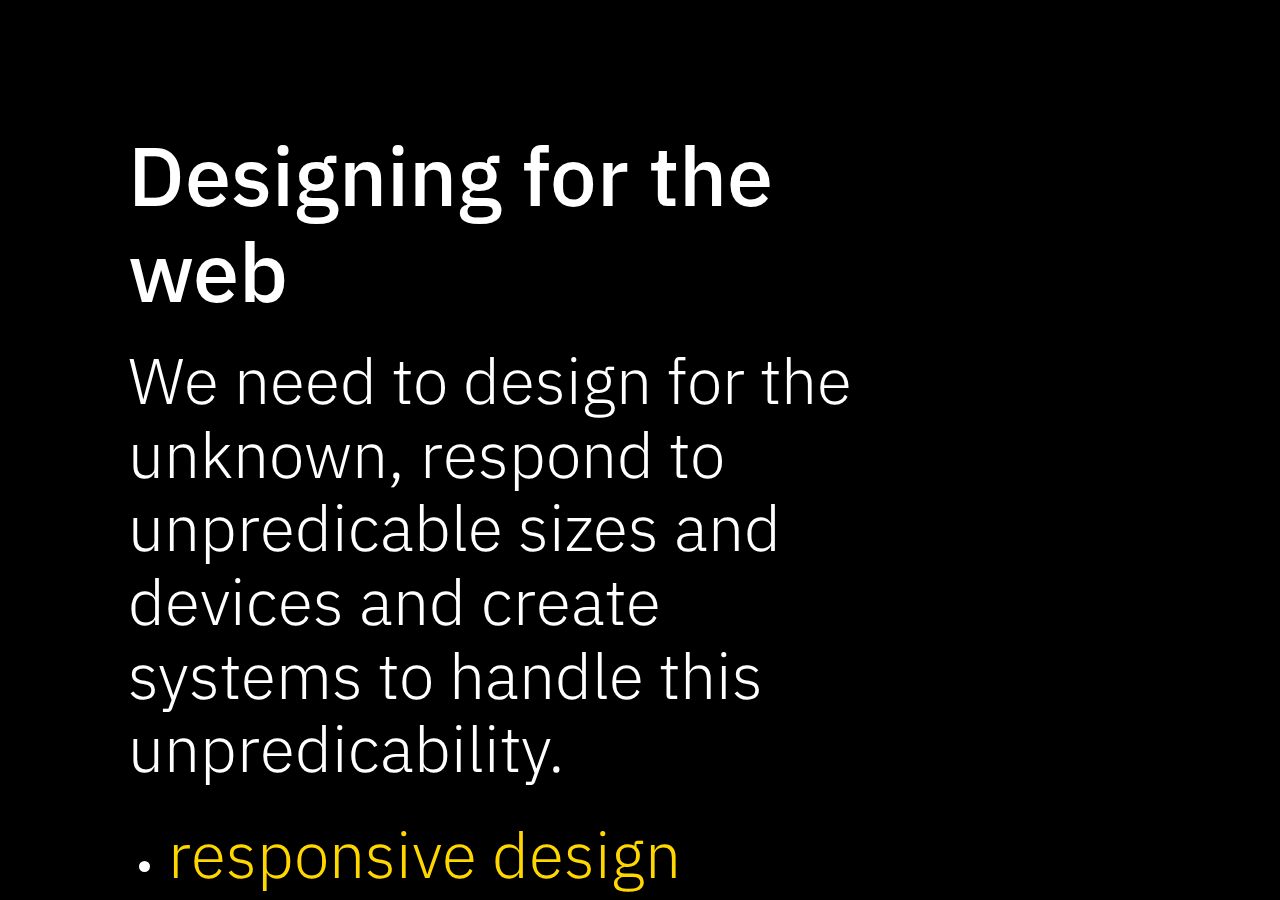
<file: index.html>
<!DOCTYPE html>
<html lang="en">
  <head>
    <meta charset="UTF-8" />
    <meta http-equiv="X-UA-Compatible" content="IE=edge" />
    <meta name="viewport" content="width=device-width, initial-scale=1.0" />
    <link rel="preconnect" href="https://fonts.googleapis.com" />
    <link rel="preconnect" href="https://fonts.gstatic.com" crossorigin />
    <link
      href="https://fonts.googleapis.com/css2?family=IBM+Plex+Sans:wght@300;500&display=swap"
      rel="stylesheet"
    />
    <link href="normalise.css" rel="stylesheet" />
    <link href="styles.css" rel="stylesheet" />
    <title>Designing for the web</title>
  </head>
  <body>
    <main>
      <section class="dark">
        <h1 class="large">
          <strong>Designing for the web</strong>
        </h1>
        <h2>
          We need to design for the unknown, respond to unpredicable sizes and
          devices and create systems to handle this unpredicability.
        </h2>
        <ul class="home-list">
          <li>
            <a href="./responsive-design/"> <h2>responsive design</h2></a>
          </li>
          <li>
            <a href="./paper-prototyping/"> <h2>paper prototyping</h2></a>
          </li>
          <li>
            <a href="./using-figma/"> <h2>using Figma</h2></a>
          </li>
        </ul>
      </section>
    </main>
  </body>
</html>
</file>
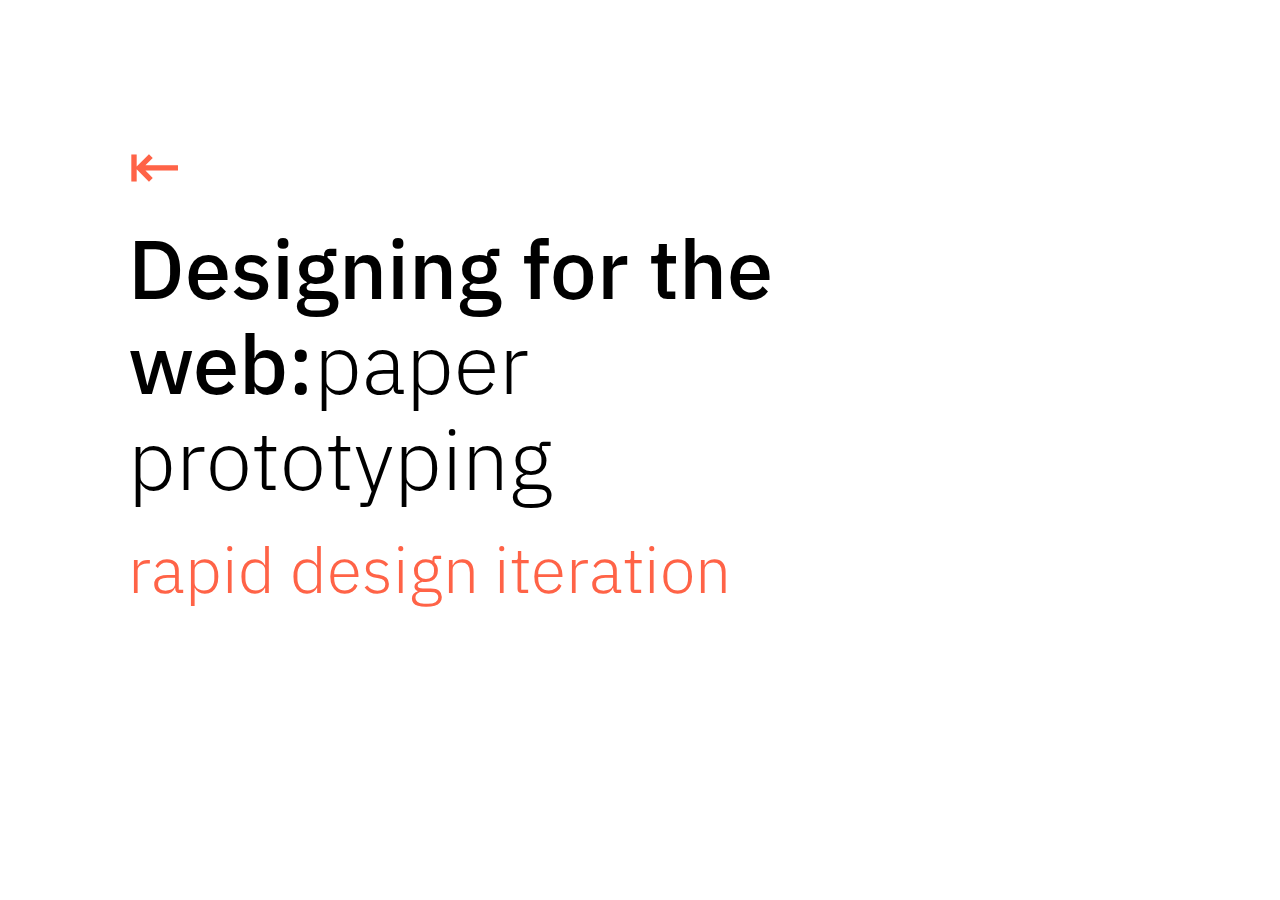
<file: paper-prototyping/index.html>
<!DOCTYPE html>
<html lang="en">
  <head>
    <meta charset="UTF-8" />
    <meta http-equiv="X-UA-Compatible" content="IE=edge" />
    <meta name="viewport" content="width=device-width, initial-scale=1.0" />
    <link rel="preconnect" href="https://fonts.googleapis.com" />
    <link rel="preconnect" href="https://fonts.gstatic.com" crossorigin />
    <link
      href="https://fonts.googleapis.com/css2?family=IBM+Plex+Sans:wght@300;500&display=swap"
      rel="stylesheet"
    />
    <link href="../normalise.css" rel="stylesheet" />
    <link href="../styles.css" rel="stylesheet" />
    <title>Designing for the web: paper prototyping</title>
  </head>
  <body>
    <main>
      <section class="light">
        <h2 class="home-link"><a href="../">⇤</a></h2>
        <h1 class="large">
          <strong>Designing for the web:</strong>paper prototyping
        </h1>
        <h2 class="secondary">rapid design iteration</h2>
      </section>
      <section class="dark">
        <h2>
          Prototypes start with simple paper wireframes and can move on to
          dynamic digital demonstrations.
        </h2>
      </section>
      <section class="light">
        <h2>
          Start with pen and paper - its quicker to sketch out your idea. Do not
          use a computer to begin with, it will make you focus on function
          rather than finish.
        </h2>
      </section>
      <section class="dark">
        <h2>A few useful steps to start:</h2>
        <ul>
          <li><h3>schematics</h3></li>
          <li><h3>wireframes</h3></li>
          <li><h3>paper prototypes</h3></li>
        </ul>
      </section>
      <section class="secondary-light">
        <h2 class="large"><strong>Schematic</strong></h2>
      </section>
      <section class="light">
        <h2>
          A schematic is a basic layout of the whole site or app and how it fits
          together. Avoid detail here.
        </h2>
      </section>
      <section class="dark">
        <h2>
          Even though your site is a single-page website a schematic will help
          you understand sections and the flow through the page.
        </h2>
      </section>
      <section class="light">
        <img class="portrait" src="images/schematic.jpg" />
        <p>
          On a multi-page website a schematic would show how pages link
          together, on a single page website the schematic shows sections and
          actions.
        </p>
      </section>
      <section class="secondary-light">
        <h2 class="large"><strong>Wireframe</strong></h2>
      </section>
      <section class="light">
        <h2>Wireframes show the layout of a single screen or page.</h2>
      </section>
      <section class="dark">
        <h2>
          Simplicity is key. No colour. No images (use a box with a cross
          through it). No complicated fonts (stick to a simple sans serif).
        </h2>
      </section>
      <section class="light">
        <img class="landscape" src="images/wireframe.jpg" />
        <p>Simple sketched wireframes iterating over a design</p>
      </section>

      <section class="secondary-light">
        <h2 class="large"><strong>Paper prototype</strong></h2>
      </section>
      <section class="dark">
        <h2>
          User Interface (UI) and User Experience (UX) are important things to
          explore. They closely affect each other.
        </h2>
      </section>
      <section class="light">
        <h2>
          You can rapidly iterate UI/UX with paper prototyping before moving to
          digital. Try recreating examples you find online.
        </h2>
      </section>
      <section class="dark">
        <div class="video">
          <div>
            <iframe
              width="560"
              height="315"
              src="https://www.youtube.com/embed/pVIiXI64RtA?controls=1"
              title="YouTube video player"
              frameborder="0"
              allow="accelerometer; autoplay; clipboard-write; encrypted-media; gyroscope; picture-in-picture"
              allowfullscreen
            ></iframe>
          </div>
        </div>
        <p>
          A simple paper recreation of
          <a href="https://www.theguardian.com/" target="_blank"
            >The Guardian web/app</a
          >
          menu.
        </p>
      </section>
      <section class="light">
        <div class="video">
          <div>
            <iframe
              width="560"
              height="315"
              src="https://www.youtube.com/embed/8ThgDDz20LM?controls=1"
              title="YouTube video player"
              frameborder="0"
              allow="accelerometer; autoplay; clipboard-write; encrypted-media; gyroscope; picture-in-picture"
              allowfullscreen
            ></iframe>
          </div>
        </div>
        <p>A diagonal sliding overlay</p>
      </section>
      <section class="dark">
        <h2>
          By cutting frames on a piece of paper for mobile / desktop / tablet
          etc you can easily test ideas in context.
        </h2>
      </section>
      <section class="light">
        <div class="video">
          <div>
            <iframe
              width="560"
              height="315"
              src="https://www.youtube.com/embed/ctm40cYKhSs?controls=1"
              title="YouTube video player"
              frameborder="0"
              allow="accelerometer; autoplay; clipboard-write; encrypted-media; gyroscope; picture-in-picture"
              allowfullscreen
            ></iframe>
          </div>
        </div>
        <p>
          Scolling wireframe of the
          <a href="https://2021.rca.ac.uk" target="_blank"
            >RCA 2021 degree show homepage</a
          >
        </p>
      </section>

      <section class="dark">
        <h2>
          <a href="../using-figma/">
            <h2>
              Now we have created a paper prototype lets use a tool to create a
              digital version ⇢
            </h2></a
          >
        </h2>
      </section>
    </main>
  </body>
</html>
<!-- https://youtu.be/ctm40cYKhSs -->
</file>
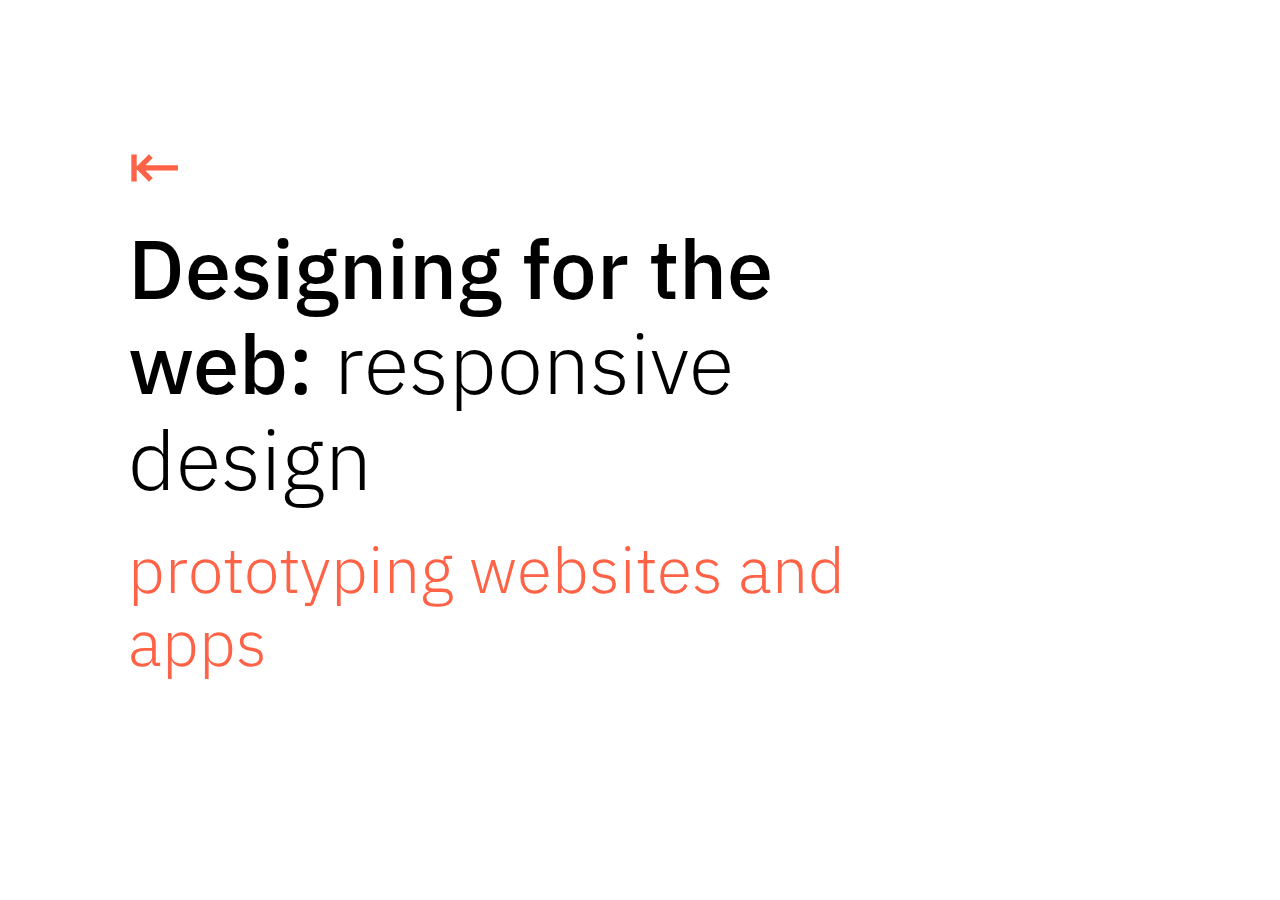
<file: responsive-design/index.html>
<!DOCTYPE html>
<html lang="en">
  <head>
    <meta charset="UTF-8" />
    <meta http-equiv="X-UA-Compatible" content="IE=edge" />
    <meta name="viewport" content="width=device-width, initial-scale=1.0" />
    <link rel="preconnect" href="https://fonts.googleapis.com" />
    <link rel="preconnect" href="https://fonts.gstatic.com" crossorigin />
    <link
      href="https://fonts.googleapis.com/css2?family=IBM+Plex+Sans:wght@300;500&display=swap"
      rel="stylesheet"
    />
    <link href="../normalise.css" rel="stylesheet" />
    <link href="../styles.css" rel="stylesheet" />
    <title>Designing for the web: responsive design</title>
  </head>
  <body>
    <main>
      <section class="light">
        <h2 class="home-link"><a href="../">⇤</a></h2>
        <h1 class="large">
          <strong>Designing for the web:</strong> responsive design
        </h1>
        <h2 class="secondary">prototyping websites and apps</h2>
      </section>
      <section class="dark">
        <h2>
          <strong>Responsive</strong> design involves creating
          <strong>prototypes</strong> for the different
          <strong>devices</strong> and sizes you expect your
          <strong>audience</strong> to use.
        </h2>
      </section>
      <section class="light">
        <h2>
          The aim is to <strong>demonstrate</strong> and test the
          <strong>design</strong> and <strong>functionality</strong> of your
          website or app.
        </h2>
      </section>
      <section class="secondary-light">
        <h2 class="large"><strong>What is responsive design?</strong></h2>
      </section>
      <section class="light">
        <h2>
          Apps and websites exist on the users device. This is a situation
          outside of the designers control.
        </h2>
      </section>
      <section class="dark">
        <h2>
          This means you need to prototype for likely situations. This normally
          means at least <strong>mobile</strong> and
          <strong>desktop</strong> widths.
        </h2>
      </section>
      <section class="light">
        <h2>
          A web page can be viewed on a huge array of physical devices, from
          small mobile phones to high resolution desktops.
        </h2>
      </section>
      <section class="dark">
        <h2>
          The browser can be resized into almost any shape, mobile phones can be
          rotated and each phone model is different.
        </h2>
      </section>
      <section class="light">
        <h2>
          Your design needs to <strong>respond</strong> to these changes. Hence
          the term <strong>responsive</strong> design.
        </h2>
      </section>
      <section class="secondary-light">
        <h2 class="large">
          <strong>How do i demonstrate responsive design</strong>
        </h2>
      </section>
      <section class="dark">
        <h2>
          You want your site to work on any device. Practicality means you
          choose a number of likely options.
        </h2>
      </section>
      <section class="light">
        <h2>
          Many prototyping tools allow you to choose from many preset device
          resolutions. So choose a few and consider why these are important for
          your project.
        </h2>
      </section>
      <section class="dark">
        <h2>
          The minimum prototypes for a website should be
          <strong>desktop</strong> and <strong>mobile</strong>, you could do
          more if you want to explore further.
        </h2>
      </section>
      <section class="light">
        <h2>
          <a href="../paper-prototyping/">
            <h2>lets look at paper prototyping to take this further ⇢</h2></a
          >
        </h2>
      </section>
    </main>
  </body>
</html>
</file>
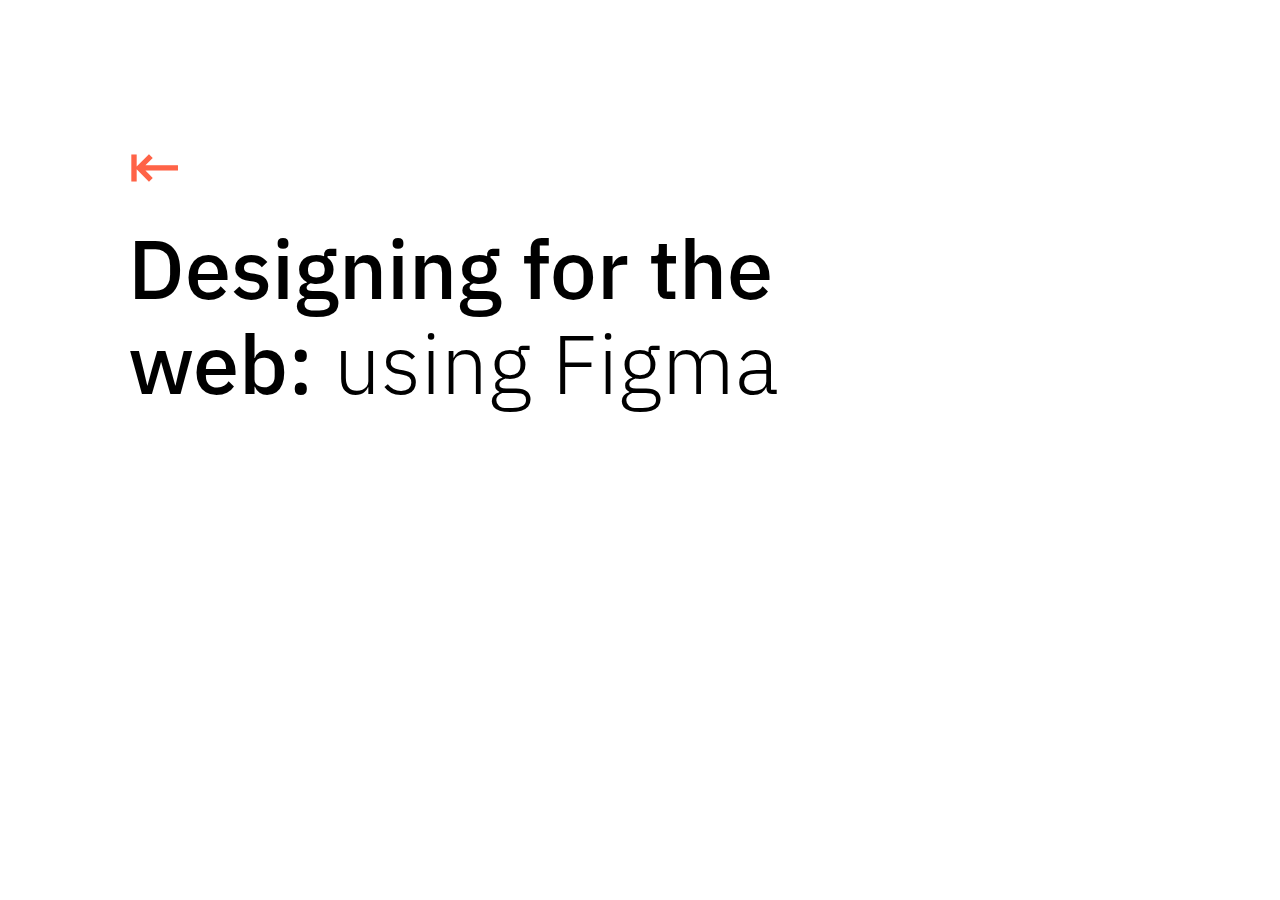
<file: using-figma/index.html>
<!DOCTYPE html>
<html lang="en">
  <head>
    <meta charset="UTF-8" />
    <meta http-equiv="X-UA-Compatible" content="IE=edge" />
    <meta name="viewport" content="width=device-width, initial-scale=1.0" />
    <link rel="preconnect" href="https://fonts.googleapis.com" />
    <link rel="preconnect" href="https://fonts.gstatic.com" crossorigin />
    <link
      href="https://fonts.googleapis.com/css2?family=IBM+Plex+Sans:wght@300;500&display=swap"
      rel="stylesheet"
    />
    <link href="../normalise.css" rel="stylesheet" />
    <link href="../styles.css" rel="stylesheet" />
    <title>Designing for the web: using Figma</title>
  </head>
  <body>
    <main>
      <section class="light">
        <h2 class="home-link"><a href="../">⇤</a></h2>
        <h1 class="large">
          <strong>Designing for the web:</strong> using Figma
        </h1>
      </section>
      <section class="dark">
        <a href="https://help.figma.com/hc/en-us" target="_blank">
          <img class="landscape" src="images/figma1.svg"
        /></a>
        <h2>
          Getting started with Figma:
          <a href="https://help.figma.com/hc/en-us" target="_blank"
            >Figma has excellent help pages</a
          >, but it can be hard to see where to start.
        </h2>
      </section>
      <section class="light">
        <a
          href="https://help.figma.com/hc/en-us/categories/360002051613-Get-started"
          target="_blank"
          ><img class="landscape" src="images/figma2.svg"
        /></a>
        <h2>
          The
          <a
            href="https://help.figma.com/hc/en-us/categories/360002051613-Get-started"
            target="_blank"
          >
            "Welcome to Figma" page</a
          >
          is a good place to start your journey.
        </h2>
      </section>
      <section class="dark">
        <a
          href="https://help.figma.com/hc/en-us/sections/4405269443991-Figma-for-Beginners-tutorial-4-parts-"
          target="_blank"
          ><img class="landscape" src="images/figma3.svg"
        /></a>
        <h2>
          The
          <a
            href="https://help.figma.com/hc/en-us/sections/4405269443991-Figma-for-Beginners-tutorial-4-parts-"
            target="_blank"
          >
            Figma for beginners</a
          >
          is a set of video (and written) tutorials that will really get you
          going. These are really short, but will tell you all the basics.
        </h2>
      </section>
      <section class="secondary-light">
        <h2>
          <strong>Share your prototypes:</strong>
          Figma makes it very easy to share your prototypes. Its really
          important however to make sure that others have access. Test in a
          browser that you are not logged into to verify that the link works. Or
          use Incognito Mode / Private Mode to check.
        </h2>
      </section>
      <section class="light">
        <img
          class="wide"
          src="images/share.gif"
          alt="animation showing Figma prototype sharing process"
        />
        <h3>
          <a
            href="https://help.figma.com/hc/en-us/articles/360040531773-Share-files-and-prototypes"
            target="_blank"
            >help on sharing prototypes</a
          >
        </h3>
      </section>
      <section class="dark">
        <a
          href="https://artslondon.padlet.org/alistairmcclymont/learning-figma-and-sharing-prototypes-7pj34k7cmg5m6813"
          target="_blank"
          ><img class="landscape" src="images/padlet.jpg"
        /></a>
        <h2>
          <a
            href="https://artslondon.padlet.org/alistairmcclymont/learning-figma-and-sharing-prototypes-7pj34k7cmg5m6813"
            target="_blank"
            >A padlet with helpful links to take this further</a
          >
        </h2>
      </section>
      <section class="light">
        <h2>
          <a href="../">⇤ back to the menu</a>
        </h2>
      </section>
    </main>
  </body>
</html>
<!-- https://youtu.be/ctm40cYKhSs -->
</file>
<file: styles.css>
:root {
  --light-colour: black;
  --dark-colour: white;
  --secondary-light: tomato;
  --secondary-dark: gold;
  --light-bg: white;
  --dark-bg: black;
  --heading-size: 4rem;
  --heading-size-mobile: 2.6rem;
  --heading-size-tablet: 4rem;
  --font-size: 2rem;
  --font-size-mobile: 1.4rem;
  --font-size-tablet: 1.8rem;

  --large-mobile-size: 35em;
  --tablet-size: 48em;
  --desktop-size: 60em;
  --widescreen-size: 75em;
}
html,
body,
main {
  height: 100%;
  width: 100%;
  margin: 0;
  margin: 0;
  padding: 0;

  overflow-y: scroll;
  scroll-snap-type: y mandatory;
}
body {
  font-family: "IBM Plex Sans", sans-serif;
  font-size: var(--font-size-mobile);
  font-weight: 300;
  background-color: var(--dark-bg);
}
a {
  text-decoration: dashed;
}

a:hover {
  color: var(--secondary-light);
}
strong {
  font-weight: 500;
}
h1,
h2,
h3 {
  font-weight: 300;
}
.large {
  font-size: calc(var(--heading-size-mobile) * 1.2);
}

h1,
h2,
h3 {
  font-size: var(--heading-size-mobile);
  margin: 0 0 0.3em 0;
}
.light a {
  color: var(--light-colour);
}
.dark a {
  color: var(--dark-colour);
}
section {
  width: 100vw;
  /* height: 100%; */
  min-height: 100%;
  box-sizing: border-box;
  overflow-x: hidden;
  overflow-y: hidden;
  padding: 10vw;
  scroll-snap-align: start;
}
.video {
  position: relative;
  padding-top: 56.25%;
}
.video > div {
  position: absolute;
  top: 0;
  left: 0;
  width: 100%;
  height: 100%;
}
iframe {
  width: 100%;
  height: 100%;
}
img {
  max-width: 100%;
  height: auto;
}
.landscape {
  max-width: 100%;
  height: auto;
}
.portrait {
  max-width: 100%;
  height: auto;
}
.wide {
  width: 100%;
}

.light {
  background-color: var(--light-bg);
  color: var(--light-colour);

  a {
    color: var(--secondary-light);
  }
  a:hover {
    color: var(--secondary-dark);
  }
}
.dark {
  background-color: var(--dark-bg);
  color: var(--dark-colour);

  a {
    color: var(--secondary-dark);
  }

  a:hover {
    color: var(--secondary-light);
  }
}
.secondary-light {
  background-color: var(--secondary-light);
  color: var(--light-colour);
}

.light .secondary {
  color: var(--secondary-light);
}
.dark .secondary {
  color: var(--secondary-dark);
}

img {
  max-width: 100%;
  height: auto;
}

@media screen and (min-width: 35em) {
  body {
    font-size: var(--font-size-tablet);
  }
  .large {
    font-size: calc(var(--heading-size-tablet) * 1.1);
  }
  h1,
  h2,
  h3 {
    font-size: var(--heading-size-tablet);
  }
}

@media screen and (min-width: 48em) {
  body {
    font-size: var(--font-size);
  }
  .large {
    font-size: calc(var(--heading-size) * 1);
    /* max-width: 66.66%; */
  }
  h1,
  h2,
  h3 {
    font-size: var(--heading-size);
    /* max-width: 66.66%; */
  }
}

@media screen and (min-width: 75em) {
  body {
    font-size: var(--font-size);
  }
  .large {
    font-size: calc(var(--heading-size) * 1.3);
    max-width: 75%;
  }
  h1,
  h2,
  h3 {
    font-size: var(--heading-size);
    max-width: 75%;
  }
  p {
    max-width: 75%;
  }
}

/* .home-list {
  list-style-type: none;
} */
</file>
<file: normalise.css>
/*! normalize.css v8.0.1 | MIT License | github.com/necolas/normalize.css */

/* Document
   ========================================================================== */

/**
 * 1. Correct the line height in all browsers.
 * 2. Prevent adjustments of font size after orientation changes in iOS.
 */

html {
  line-height: 1.15; /* 1 */
  -webkit-text-size-adjust: 100%; /* 2 */
}

/* Sections
     ========================================================================== */

/**
   * Remove the margin in all browsers.
   */

body {
  margin: 0;
}

/**
   * Render the `main` element consistently in IE.
   */

main {
  display: block;
}

/**
   * Correct the font size and margin on `h1` elements within `section` and
   * `article` contexts in Chrome, Firefox, and Safari.
   */

h1 {
  font-size: 2em;
  margin: 0.67em 0;
}

/* Grouping content
     ========================================================================== */

/**
   * 1. Add the correct box sizing in Firefox.
   * 2. Show the overflow in Edge and IE.
   */

hr {
  box-sizing: content-box; /* 1 */
  height: 0; /* 1 */
  overflow: visible; /* 2 */
}

/**
   * 1. Correct the inheritance and scaling of font size in all browsers.
   * 2. Correct the odd `em` font sizing in all browsers.
   */

pre {
  font-family: monospace, monospace; /* 1 */
  font-size: 1em; /* 2 */
}

/* Text-level semantics
     ========================================================================== */

/**
   * Remove the gray background on active links in IE 10.
   */

a {
  background-color: transparent;
}

/**
   * 1. Remove the bottom border in Chrome 57-
   * 2. Add the correct text decoration in Chrome, Edge, IE, Opera, and Safari.
   */

abbr[title] {
  border-bottom: none; /* 1 */
  text-decoration: underline; /* 2 */
  text-decoration: underline dotted; /* 2 */
}

/**
   * Add the correct font weight in Chrome, Edge, and Safari.
   */

b,
strong {
  font-weight: bolder;
}

/**
   * 1. Correct the inheritance and scaling of font size in all browsers.
   * 2. Correct the odd `em` font sizing in all browsers.
   */

code,
kbd,
samp {
  font-family: monospace, monospace; /* 1 */
  font-size: 1em; /* 2 */
}

/**
   * Add the correct font size in all browsers.
   */

small {
  font-size: 80%;
}

/**
   * Prevent `sub` and `sup` elements from affecting the line height in
   * all browsers.
   */

sub,
sup {
  font-size: 75%;
  line-height: 0;
  position: relative;
  vertical-align: baseline;
}

sub {
  bottom: -0.25em;
}

sup {
  top: -0.5em;
}

/* Embedded content
     ========================================================================== */

/**
   * Remove the border on images inside links in IE 10.
   */

img {
  border-style: none;
}

/* Forms
     ========================================================================== */

/**
   * 1. Change the font styles in all browsers.
   * 2. Remove the margin in Firefox and Safari.
   */

button,
input,
optgroup,
select,
textarea {
  font-family: inherit; /* 1 */
  font-size: 100%; /* 1 */
  line-height: 1.15; /* 1 */
  margin: 0; /* 2 */
}

/**
   * Show the overflow in IE.
   * 1. Show the overflow in Edge.
   */

button,
input {
  /* 1 */
  overflow: visible;
}

/**
   * Remove the inheritance of text transform in Edge, Firefox, and IE.
   * 1. Remove the inheritance of text transform in Firefox.
   */

button,
select {
  /* 1 */
  text-transform: none;
}

/**
   * Correct the inability to style clickable types in iOS and Safari.
   */

button,
[type="button"],
[type="reset"],
[type="submit"] {
  -webkit-appearance: button;
}

/**
   * Remove the inner border and padding in Firefox.
   */

button::-moz-focus-inner,
[type="button"]::-moz-focus-inner,
[type="reset"]::-moz-focus-inner,
[type="submit"]::-moz-focus-inner {
  border-style: none;
  padding: 0;
}

/**
   * Restore the focus styles unset by the previous rule.
   */

button:-moz-focusring,
[type="button"]:-moz-focusring,
[type="reset"]:-moz-focusring,
[type="submit"]:-moz-focusring {
  outline: 1px dotted ButtonText;
}

/**
   * Correct the padding in Firefox.
   */

fieldset {
  padding: 0.35em 0.75em 0.625em;
}

/**
   * 1. Correct the text wrapping in Edge and IE.
   * 2. Correct the color inheritance from `fieldset` elements in IE.
   * 3. Remove the padding so developers are not caught out when they zero out
   *    `fieldset` elements in all browsers.
   */

legend {
  box-sizing: border-box; /* 1 */
  color: inherit; /* 2 */
  display: table; /* 1 */
  max-width: 100%; /* 1 */
  padding: 0; /* 3 */
  white-space: normal; /* 1 */
}

/**
   * Add the correct vertical alignment in Chrome, Firefox, and Opera.
   */

progress {
  vertical-align: baseline;
}

/**
   * Remove the default vertical scrollbar in IE 10+.
   */

textarea {
  overflow: auto;
}

/**
   * 1. Add the correct box sizing in IE 10.
   * 2. Remove the padding in IE 10.
   */

[type="checkbox"],
[type="radio"] {
  box-sizing: border-box; /* 1 */
  padding: 0; /* 2 */
}

/**
   * Correct the cursor style of increment and decrement buttons in Chrome.
   */

[type="number"]::-webkit-inner-spin-button,
[type="number"]::-webkit-outer-spin-button {
  height: auto;
}

/**
   * 1. Correct the odd appearance in Chrome and Safari.
   * 2. Correct the outline style in Safari.
   */

[type="search"] {
  -webkit-appearance: textfield; /* 1 */
  outline-offset: -2px; /* 2 */
}

/**
   * Remove the inner padding in Chrome and Safari on macOS.
   */

[type="search"]::-webkit-search-decoration {
  -webkit-appearance: none;
}

/**
   * 1. Correct the inability to style clickable types in iOS and Safari.
   * 2. Change font properties to `inherit` in Safari.
   */

::-webkit-file-upload-button {
  -webkit-appearance: button; /* 1 */
  font: inherit; /* 2 */
}

/* Interactive
     ========================================================================== */

/*
   * Add the correct display in Edge, IE 10+, and Firefox.
   */

details {
  display: block;
}

/*
   * Add the correct display in all browsers.
   */

summary {
  display: list-item;
}

/* Misc
     ========================================================================== */

/**
   * Add the correct display in IE 10+.
   */

template {
  display: none;
}

/**
   * Add the correct display in IE 10.
   */

[hidden] {
  display: none;
}
</file>
